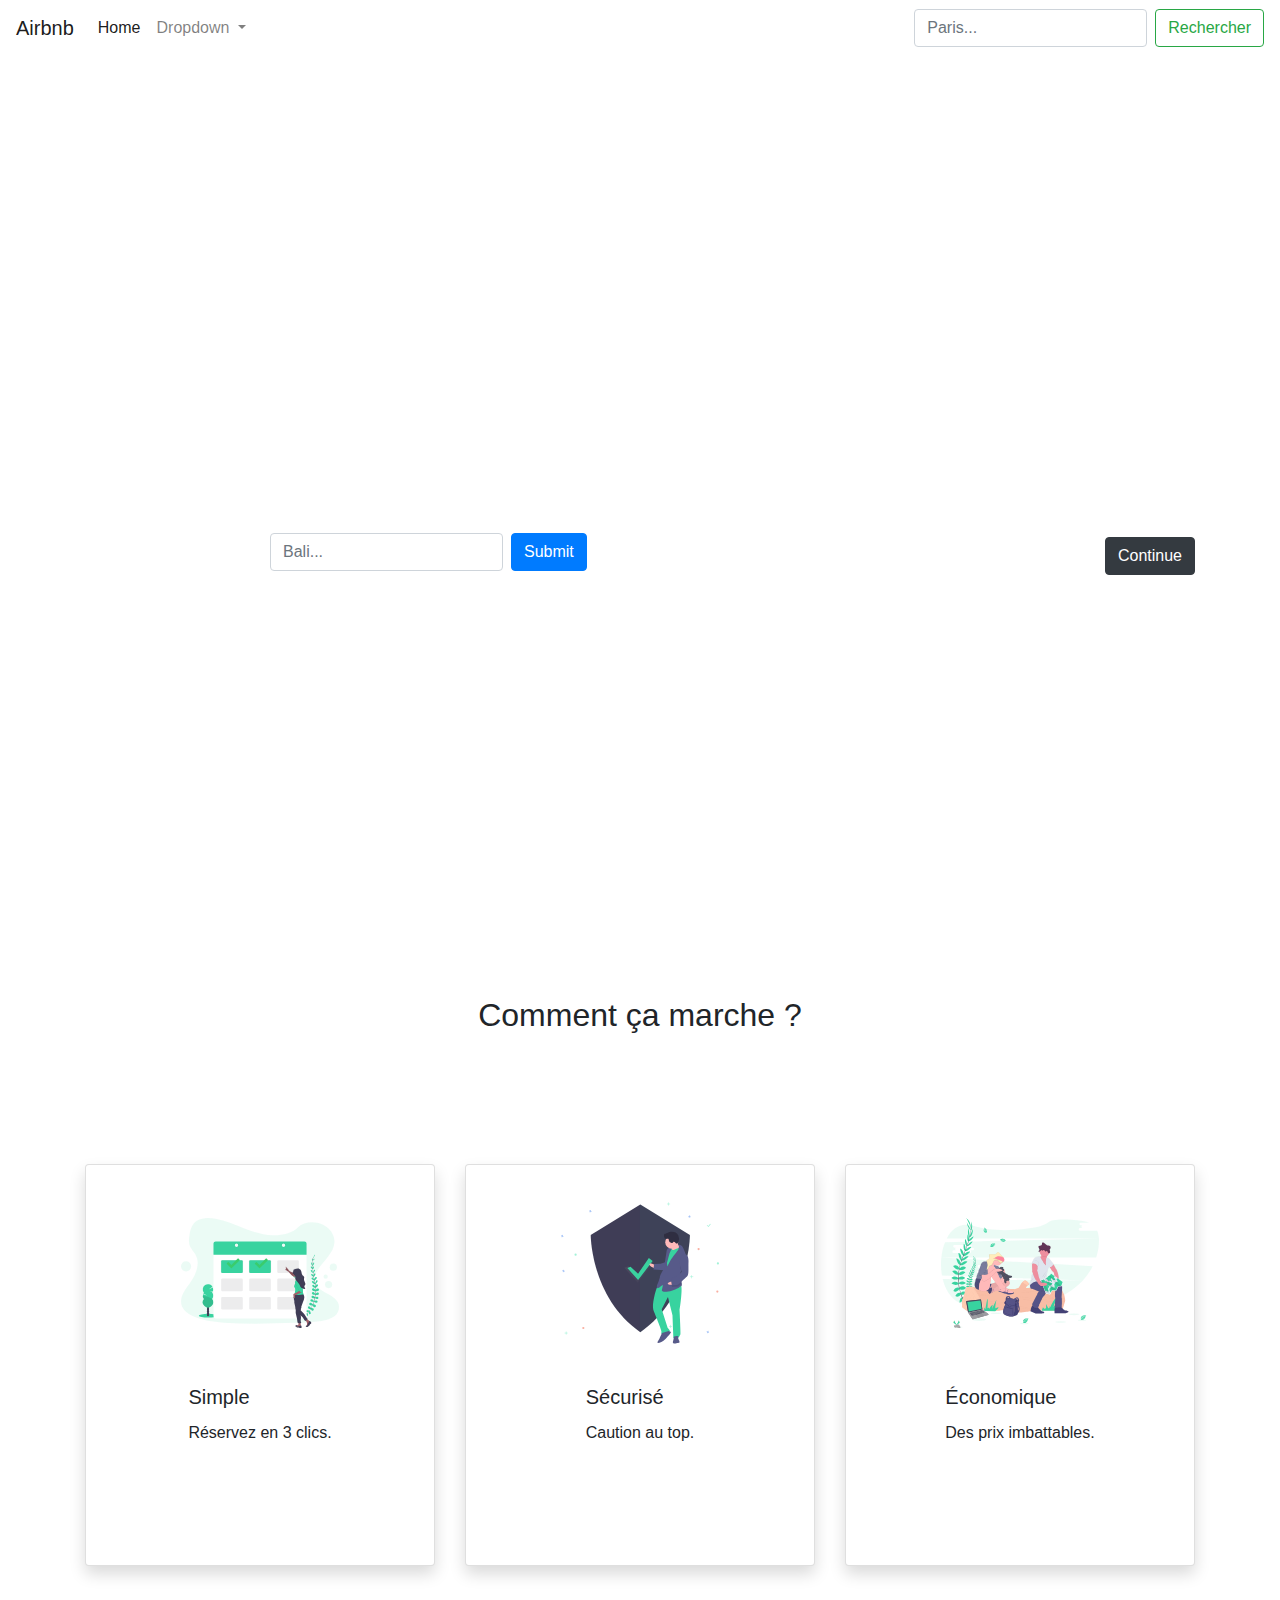
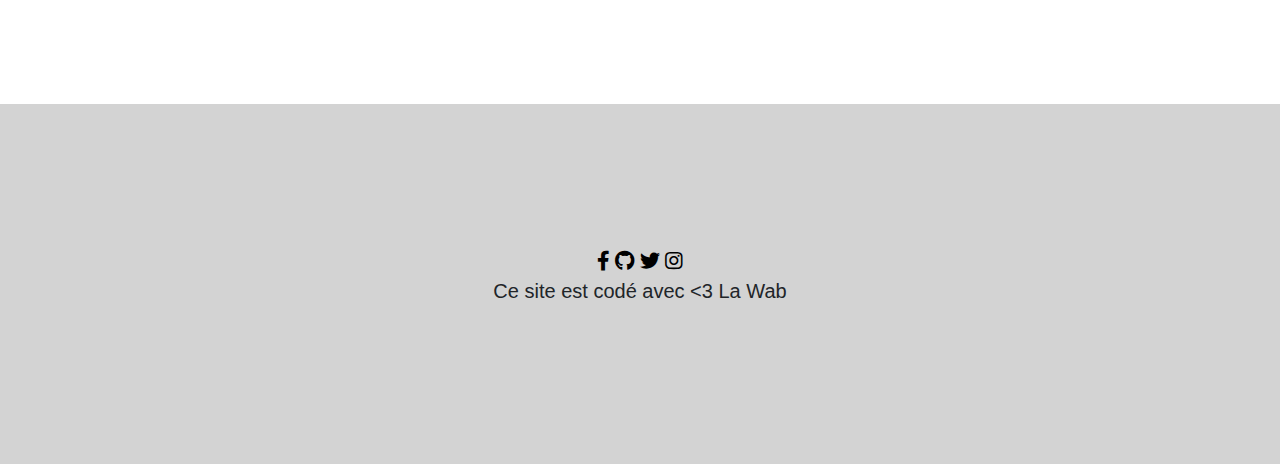
<file: index.html>
<!DOCTYPE html>
<html>
	<head>
		<meta charset="utf-8">
		<title>TP Airbnb</title>
		<link rel="stylesheet" type="text/css" href="css/style.css">
		<link rel="stylesheet" href="https://stackpath.bootstrapcdn.com/bootstrap/4.3.1/css/bootstrap.min.css" integrity="sha384-ggOyR0iXCbMQv3Xipma34MD+dH/1fQ784/j6cY/iJTQUOhcWr7x9JvoRxT2MZw1T" crossorigin="anonymous">
		<link rel="stylesheet" href="css/fontawesome/css/all.css">
		<script src="https://code.jquery.com/jquery-3.3.1.slim.min.js" integrity="sha384-q8i/X+965DzO0rT7abK41JStQIAqVgRVzpbzo5smXKp4YfRvH+8abtTE1Pi6jizo" crossorigin="anonymous"></script>
		<script src="https://cdnjs.cloudflare.com/ajax/libs/popper.js/1.14.7/umd/popper.min.js" integrity="sha384-UO2eT0CpHqdSJQ6hJty5KVphtPhzWj9WO1clHTMGa3JDZwrnQq4sF86dIHNDz0W1" crossorigin="anonymous"></script>
		<script src="https://stackpath.bootstrapcdn.com/bootstrap/4.3.1/js/bootstrap.min.js" integrity="sha384-JjSmVgyd0p3pXB1rRibZUAYoIIy6OrQ6VrjIEaFf/nJGzIxFDsf4x0xIM+B07jRM" crossorigin="anonymous"></script>
		<meta name="description" content="Trouvez votre logement de rêve sur notre site les kheys.">
	    <meta property="title" content="Airbnb" />
	    <meta property="title" content="Airbnb | Locations de vacances, logement, expériences et lieux" />
	    <meta property="og:title" content="Airbnb | Locations de vacances, logement, expériences et lieux" />
	    <meta property="og:type" content="website" />
	    <meta property="og:url" content="https://juliawithaj.github.io/Airbnb/" />
	    <meta property="og:image" content="https://res.cloudinary.com/dsd5xgbdi/image/upload/c_thumb,w_200,g_face/v1570001752/card-image_mwwh2v.jpg" />
	    <meta property="og:site_name" content="Airbnb" />
</head>
	<body>
		<div class="container-fluid">
			<div class="row">
				<div class="col-12 p-0 ">
					<!-- debut de la nav -->
					<nav class="navbar sticky-top navbar-expand-lg navbar-light">
						<a class="navbar-brand" href="#">Airbnb</a>
						<button class="navbar-toggler" type="button" data-toggle="collapse" data-target="#navbarSupportedContent" aria-controls="navbarSupportedContent" aria-expanded="false" aria-label="Toggle navigation">
						<span class="navbar-toggler-icon"></span>
						</button>
						<div class="collapse navbar-collapse" id="navbarSupportedContent">
							<ul class="navbar-nav mr-auto">
								<li class="nav-item active">
									<a class="nav-link" href="#">Home <span class="sr-only">(current)</span></a>
								</li>
								<li class="nav-item dropdown">
									<a class="nav-link dropdown-toggle" href="#" id="navbarDropdown" role="button" data-toggle="dropdown" aria-haspopup="true" aria-expanded="false">
									Dropdown
									</a>
									<div class="dropdown-menu" aria-labelledby="navbarDropdown">
										<a class="dropdown-item" href="home.html">Liste des appartements</a>
										<a class="dropdown -item" href="show.html">Un appartement type</a>
										<div class="dropdown-divider"></div>
										<a class="dropdown-item" href="#">Something else here</a>
									</div>
								</li>
							</ul>
							<form class="form-inline my-2 my-lg-0">
								<input class="form-control mr-sm-2" type="search" placeholder="Paris..." aria-label="Search">
								<button class="btn btn-outline-success my-2 my-sm-0" type="submit">Rechercher</button>
							</form>
						</div>
					</nav>
					<!-- fin de la nav -->
					<!-- debut de banner -->
					<div class="banner">
						<div class="container">
							<div class="row">
								<div class="col-12 height-100vh center-everything">
									<div class="container-text offset-2">
										<h1 class="card-title">Trouvez les meilleures offres d'hébergement</h1>
										<p class="card-text">Du bungalow a la villa</p>
										<form class="form-inline">
											<label class="sr-only" for="inlineFormInputName2">Rechercher</label>
											<input type="text" class="form-control mb-2 mr-sm-2" id="inlineFormInputName2" placeholder="Bali...">
										  <button type="submit" class="btn btn-primary mb-2">Submit</button><hr>
										  <a class="btn btn-dark" href="home.html">Continue</a>
										</form>
									</div>
								</div>
							</div>
						</div>
					</div>
					<!-- fin de banner -->
					<!-- titre comment ca marche -->
					<h2 class="text-center text-margin">Comment ça marche ?</h2>
					<!-- fin titre comment ca marche -->
				</div>
			</div>
		</div>
		<div class="container">
			<div class="row">
				<div class="col-12 height-70vh center-everything">
					<!-- debut 3 cards -->
					<div class="card-deck height-50vh">
						<div class="card card-index d-flex align-items-center shadow p-3 mb-5 bg-white rounded ">
							<img src="images/simple.svg" class="card-img-top" alt="simple illustration">
							<div class="card-body">
								<h5 class="card-title">Simple</h5>
								<p class="card-text">Réservez en 3 clics.</p>
							</div>
						</div>
						<div class="card card-index d-flex align-items-center shadow p-3 mb-5 bg-white rounded">
							<img src="images/securite.svg" class="card-img-top" alt="securite illustration">
							<div class="card-body">
								<h5 class="card-title">Sécurisé</h5>
								<p class="card-text">Caution au top.</p>
							</div>
						</div>
						<div class="card card-index d-flex align-items-center shadow p-3 mb-5 bg-white rounded">
							<img src="images/prix.svg" class="card-img-top" alt="prix illustration">
							<div class="card-body">
								<h5 class="card-title">Économique</h5>
								<p class="card-text">Des prix imbattables.</p>
							</div>
						</div>
					</div>
					<!-- fin 3 cards -->
				</div>
			</div>
		</div>
		
		<!-- debut footer -->
		<div class="footer">
			<div class="icon">
				<a href="#"><i class="fab fa-facebook-f"></i></a>
				<a href="#"><i class="fab fa-github"></i></a>
				<a href="#"><i class="fab fa-twitter"></i></a>
				<a href="#"><i class="fab fa-instagram"></i></a>
			</div>
			<div class="text-footer">
				<p>Ce site est codé avec <3 La Wab</p>
			</div>
		</div>
		<!-- fin footer -->
	</body>
</html>
</file>
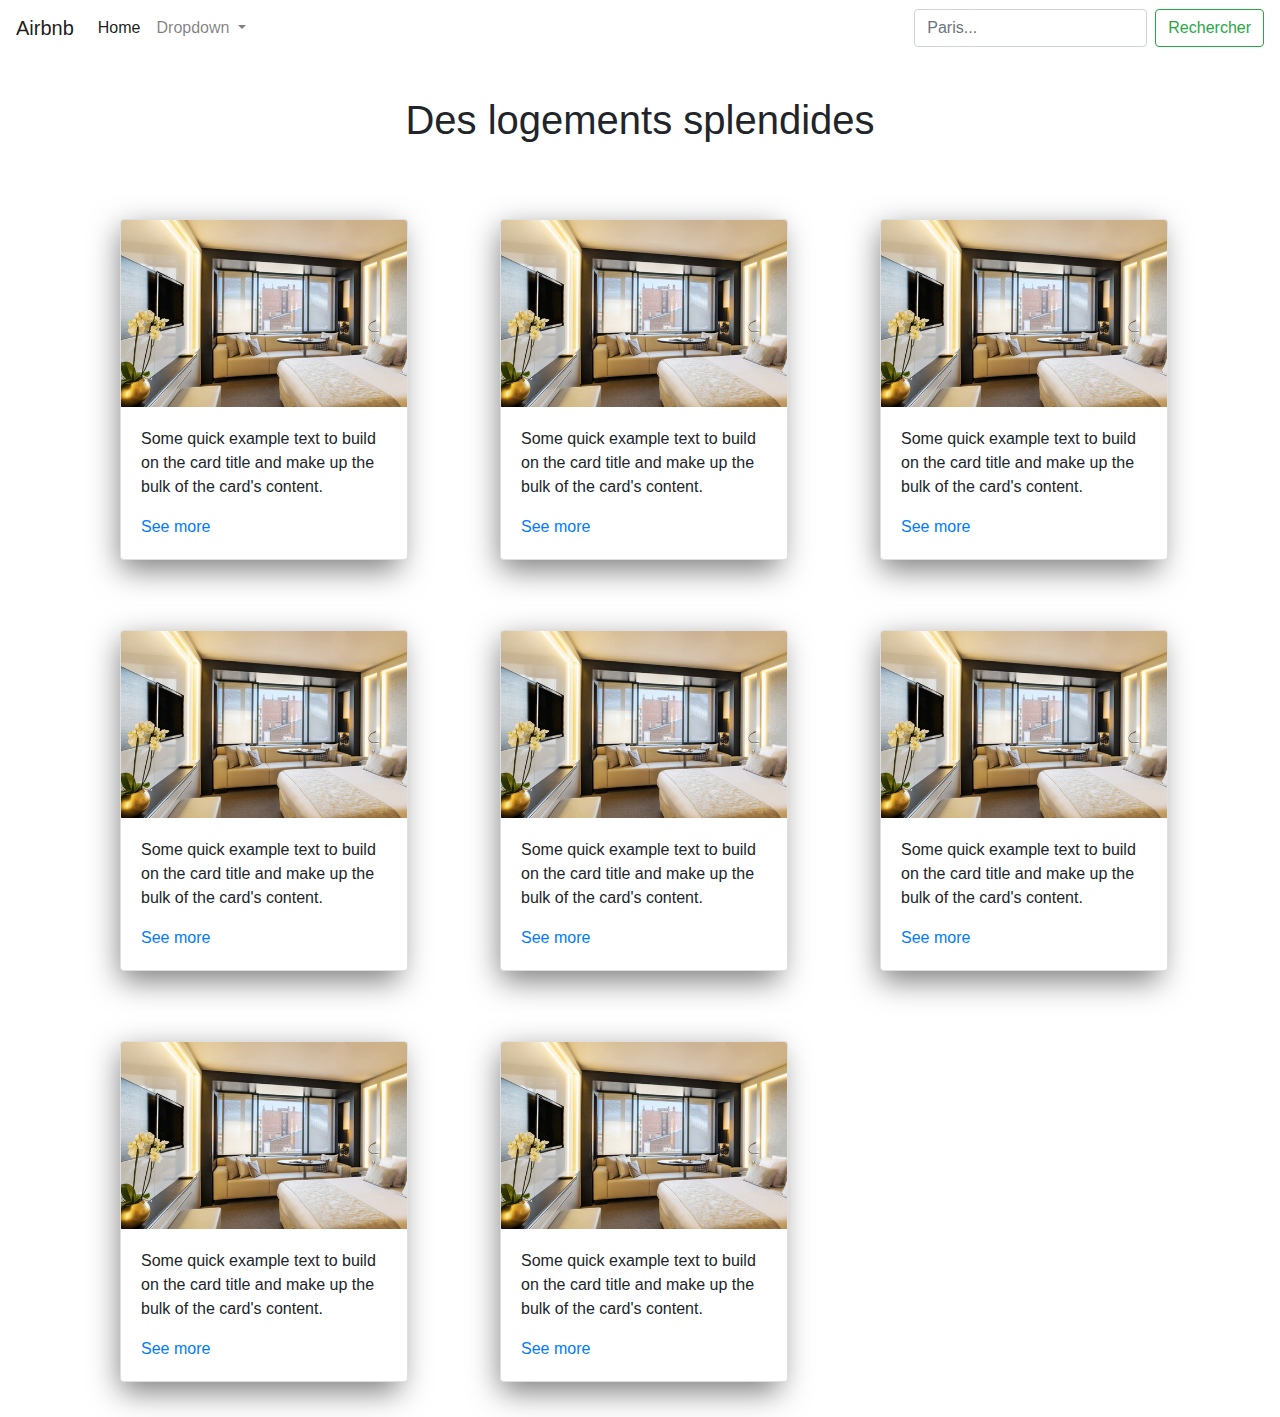
<file: home.html>
<!DOCTYPE html>
<html>
	<head>
		<meta charset="utf-8">
		<title>Appartements</title>
		<link rel="stylesheet" type="text/css" href="css/style.css">
		<link rel="stylesheet" href="https://stackpath.bootstrapcdn.com/bootstrap/4.3.1/css/bootstrap.min.css" integrity="sha384-ggOyR0iXCbMQv3Xipma34MD+dH/1fQ784/j6cY/iJTQUOhcWr7x9JvoRxT2MZw1T" crossorigin="anonymous">
		<link rel="stylesheet" href="css/fontawesome/css/all.css">
		<script src="https://code.jquery.com/jquery-3.3.1.slim.min.js" integrity="sha384-q8i/X+965DzO0rT7abK41JStQIAqVgRVzpbzo5smXKp4YfRvH+8abtTE1Pi6jizo" crossorigin="anonymous"></script>
		<script src="https://cdnjs.cloudflare.com/ajax/libs/popper.js/1.14.7/umd/popper.min.js" integrity="sha384-UO2eT0CpHqdSJQ6hJty5KVphtPhzWj9WO1clHTMGa3JDZwrnQq4sF86dIHNDz0W1" crossorigin="anonymous"></script>
		<script src="https://stackpath.bootstrapcdn.com/bootstrap/4.3.1/js/bootstrap.min.js" integrity="sha384-JjSmVgyd0p3pXB1rRibZUAYoIIy6OrQ6VrjIEaFf/nJGzIxFDsf4x0xIM+B07jRM" crossorigin="anonymous"></script>
	</head>
	<body>
		<nav class="navbar sticky-top navbar-expand-lg navbar-light">
			<a class="navbar-brand" href="index.html">Airbnb</a>
			<button class="navbar-toggler" type="button" data-toggle="collapse" data-target="#navbarSupportedContent" aria-controls="navbarSupportedContent" aria-expanded="false" aria-label="Toggle navigation">
			<span class="navbar-toggler-icon"></span>
			</button>
			<div class="collapse navbar-collapse" id="navbarSupportedContent">
				<ul class="navbar-nav mr-auto">
					<li class="nav-item active">
						<a class="nav-link" href="#">Home <span class="sr-only">(current)</span></a>
					</li>
					<li class="nav-item dropdown">
						<a class="nav-link dropdown-toggle" href="#" id="navbarDropdown" role="button" data-toggle="dropdown" aria-haspopup="true" aria-expanded="false">
						Dropdown
						</a>
						<div class="dropdown-menu" aria-labelledby="navbarDropdown">
							<a class="dropdown-item" href="home.html">Liste des appartements</a>
							<a class="dropdown-item" href="show.html">Un appartement type</a>
							<div class="dropdown-divider"></div>
							<a class="dropdown-item" href="#">Something else here</a>
						</div>
					</li>
				</ul>
				<form class="form-inline my-2 my-lg-0">
					<input class="form-control mr-sm-2" type="search" placeholder="Paris..." aria-label="Search">
					<button class="btn btn-outline-success my-2 my-sm-0" type="submit">Rechercher</button>
				</form>
			</div>
		</nav>
		<div class="container">
			<div class="row">
				<div class="col-lg-12">
					<h1 class="text-center text-margin">Des logements splendides</h1>
				</div>
			</div>
		</div>
		<div class="container">
			<div class="row">
				<div class="col-12 col-sm-12 col-md-6 col-lg-4">
					<div class="card-trip">
						<div class="card" style="width: 18rem;">
							<img class="card-img-top" src="images/hotel.jpg" alt="Card image cap">
							<div class="card-body">
								<p class="card-text">Some quick example text to build on the card title and make up the bulk of the card's content.</p>
								<a href="show.html" class="card-link">See more</a>
							</div>
						</div>
					</div>
				</div>
				<div class="col-12 col-sm-12 col-md-6 col-lg-4">
					<div class="card-trip">
						<div class="card" style="width: 18rem;">
							<img class="card-img-top" src="images/hotel.jpg" alt="Card image cap">
							<div class="card-body">
								<p class="card-text">Some quick example text to build on the card title and make up the bulk of the card's content.</p>
								<a href="show.html" class="card-link">See more</a>
							</div>
						</div>
					</div>
				</div>
				<div class="col-12 col-sm-12 col-md-6 col-lg-4">
					<div class="card-trip">
						<div class="card" style="width: 18rem;">
							<img class="card-img-top" src="images/hotel.jpg" alt="Card image cap">
							<div class="card-body">
								<p class="card-text">Some quick example text to build on the card title and make up the bulk of the card's content.</p>
								<a href="show.html" class="card-link">See more</a>
							</div>
						</div>
					</div>
				</div>
				<div class="col-12 col-sm-12 col-md-6 col-lg-4">
					<div class="card-trip">
						<div class="card" style="width: 18rem;">
							<img class="card-img-top" src="images/hotel.jpg" alt="Card image cap">
							<div class="card-body">
								<p class="card-text">Some quick example text to build on the card title and make up the bulk of the card's content.</p>
								<a href="show.html" class="card-link">See more</a>
							</div>
						</div>
					</div>
				</div>
				<div class="col-12 col-sm-12 col-md-6 col-lg-4">
					<div class="card-trip">
						<div class="card" style="width: 18rem;">
							<img class="card-img-top" src="images/hotel.jpg" alt="Card image cap">
							<div class="card-body">
								<p class="card-text">Some quick example text to build on the card title and make up the bulk of the card's content.</p>
								<a href="show.html" class="card-link">See more</a>
							</div>
						</div>
					</div>
				</div>
				<div class="col-12 col-sm-12 col-md-6 col-lg-4">
					<div class="card-trip">
						<div class="card" style="width: 18rem;">
							<img class="card-img-top" src="images/hotel.jpg" alt="Card image cap">
							<div class="card-body">
								<p class="card-text">Some quick example text to build on the card title and make up the bulk of the card's content.</p>
								<a href="show.html" class="card-link">See more</a>
							</div>
						</div>
					</div>
				</div>
				<div class="col-12 col-sm-12 col-md-6 col-lg-4">
					<div class="card-trip">
						<div class="card" style="width: 18rem;">
							<img class="card-img-top" src="images/hotel.jpg" alt="Card image cap">
							<div class="card-body">
								<p class="card-text">Some quick example text to build on the card title and make up the bulk of the card's content.</p>
								<a href="show.html" class="card-link">See more</a>
							</div>
						</div>
					</div>
				</div>
				<div class="col-12 col-sm-12 col-md-6 col-lg-4">
					<div class="card-trip">
						<div class="card" style="width: 18rem;">
							<img class="card-img-top" src="images/hotel.jpg" alt="Card image cap">
							<div class="card-body">
								<p class="card-text">Some quick example text to build on the card title and make up the bulk of the card's content.</p>
								<a href="show.html" class="card-link">See more</a>
							</div>
						</div>
					</div>
				</div>
			</div>
		</div>
	</body>
</html>
</file>
<file: css/style.css>
.navbar-light{
	background-color: white;
}
.banner{
	background-image: url('https://res.cloudinary.com/dsd5xgbdi/image/upload/c_scale,w_908/v1570001752/card-image_mwwh2v.jpg');
	height: 100vh;
	background-repeat: no-repeat;
	background-size: cover;
}
.text-margin{
	margin: 40px 0;
}
.container-text{
	color: white;
}
.height-100vh{
	height: 100vh;
	
}
.card-index img{
	width: 50%;
	height:50%;
}
.height-70vh{
	height:70vh;
}

.center-everything{
	display:flex;
	flex-direction: column;
	justify-content: center;
}
.height-50vh{
	height: 50vh;
}
.footer{
	height: 40vh;
	background-color: lightgrey;
	display:flex;
	flex-direction: column;
	justify-content: center;
	align-items: center;
	font-size:20px;
	
}
.footer a{
	text-decoration: none;
	color:black;
}
.card-trip{
	margin: 35px;
	box-shadow: 0 10px 30px rgba(0,0,0,0.5);
	border-radius: 5px;
}
.padding-top-40px{
	padding-top: 40px;
}
.height-20vh{
	height: 40vh;
}
</file>
